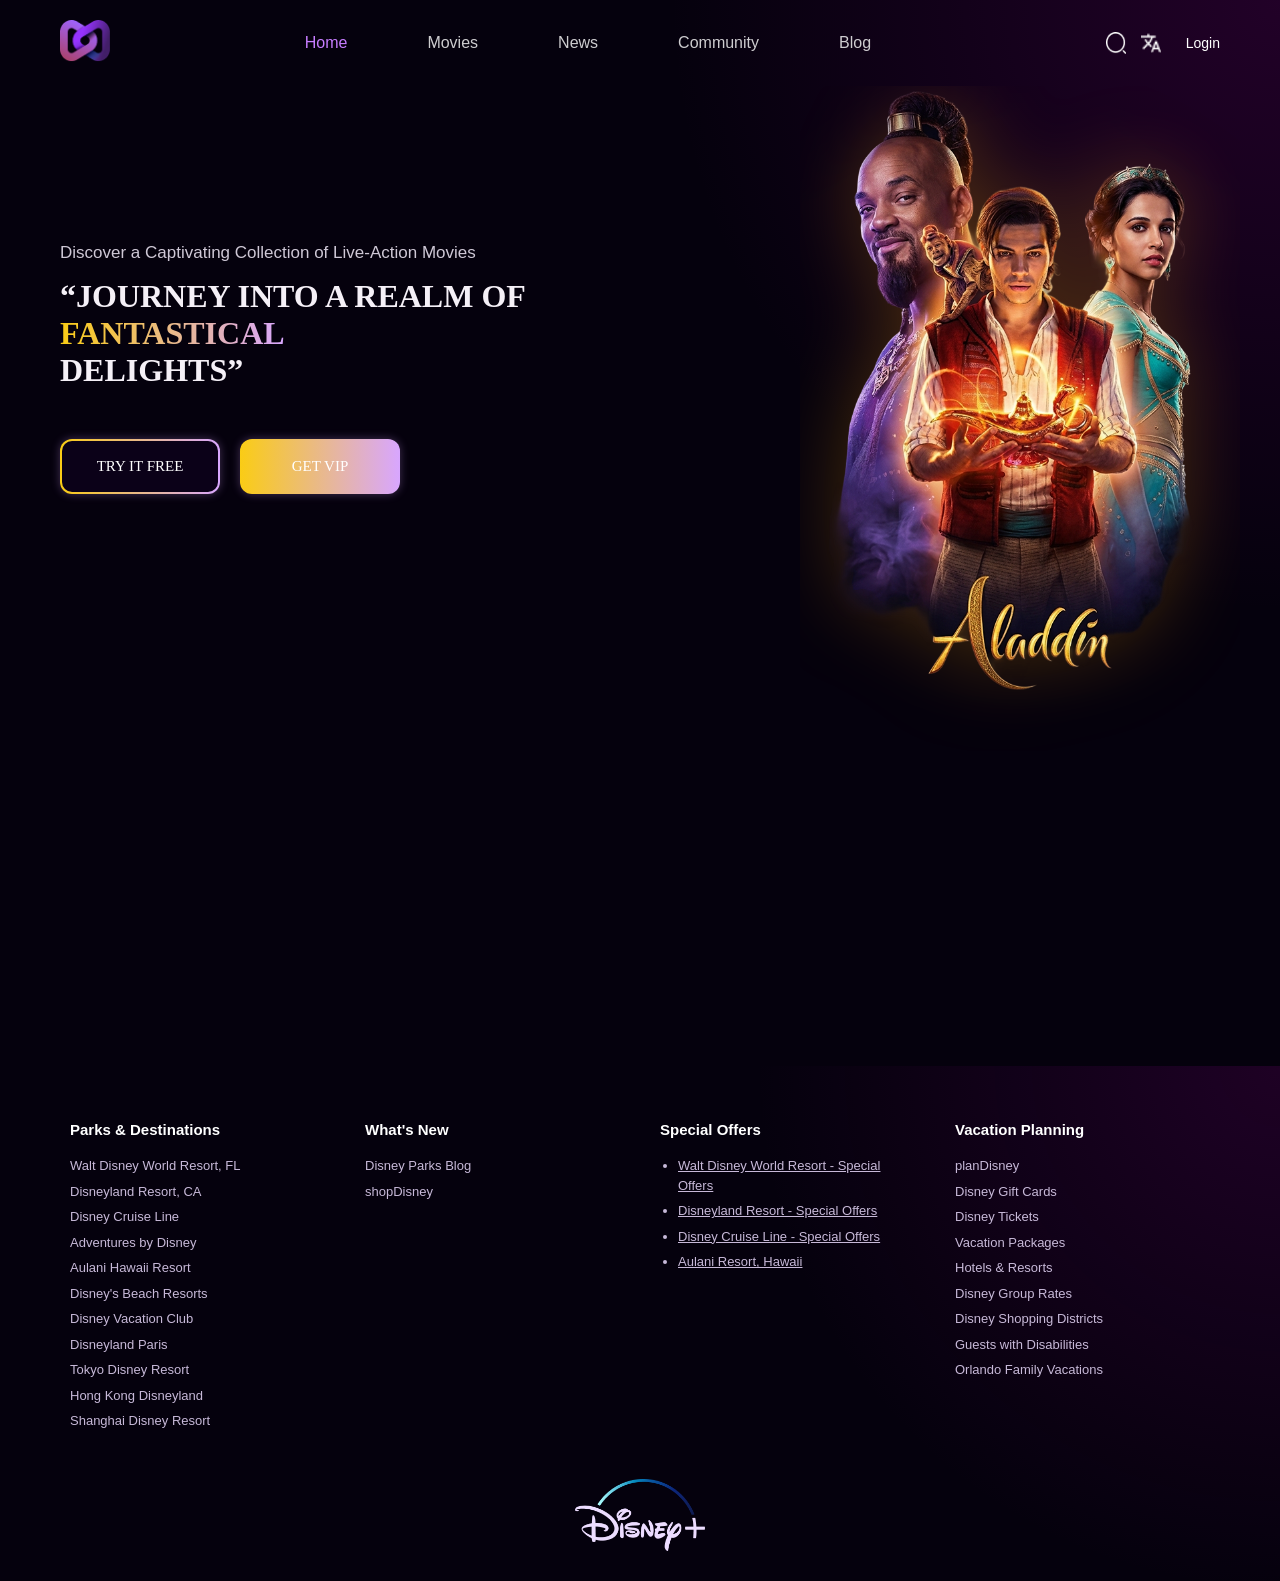
<file: PreMovie/index.html>
<!DOCTYPE html>
<html lang="en">
<head>
  <meta charset="UTF-8">
  <meta name="viewport" content="width=device-width, initial-scale=1.0">
  <title>Home</title>
  <link rel="stylesheet" href="style.css">
</head>
<body class="home-page">
  
  <div id="header"></div>

  <main>
    <section class="hero">
      <div class="hero-left">
        <p class="subtitle">Discover a Captivating Collection of Live-Action Movies</p>

        <h1 class="title">
          “JOURNEY INTO A REALM OF <span class="highlight">FANTASTICAL</span><br>
          DELIGHTS”
        </h1>

        <div class="hero-buttons">
          <button class="btn-outline">TRY IT FREE</button>
          <button class="btn-primary">GET VIP</button>
        </div>
      </div>

      <div class="hero-right">
        <img src="img/aladdin.png" alt="Aladdin characters">
      </div>
    </section>
  </main>

  <div id="footer"></div>

  <script src="main.js"></script>
</body>
</html>
</file>
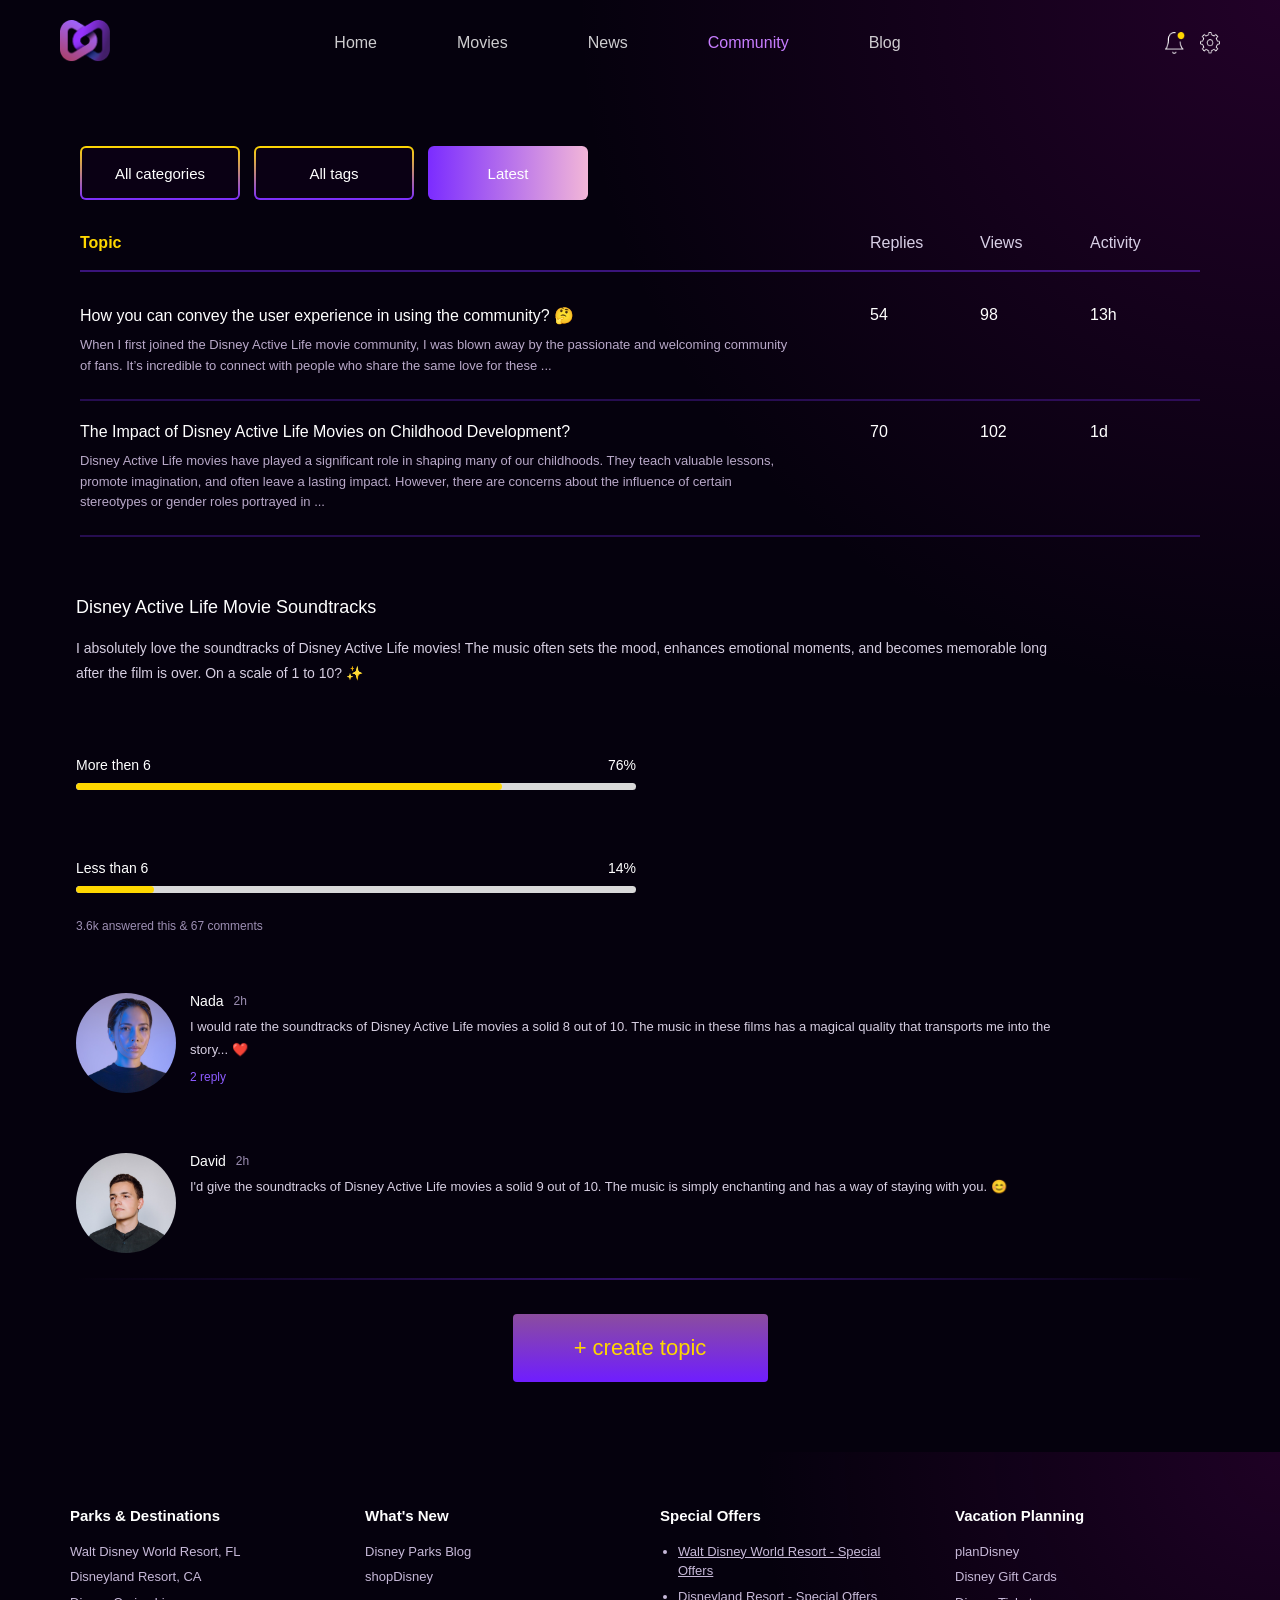
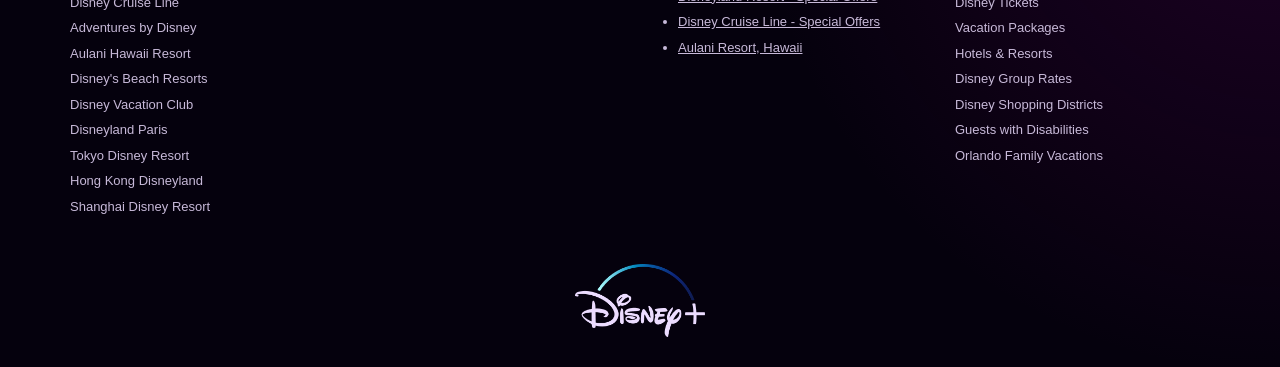
<file: PreMovie/community.html>
<!DOCTYPE html>
<html lang="en">
<head>
  <meta charset="UTF-8">
  <meta name="viewport" content="width=device-width, initial-scale=1.0">
  <title>News</title>
  <link rel="stylesheet" href="style.css">
</head>

<body class="community-active">
      <div id="header"></div>


   <section class="community-section">

<div class="filters">
  <button class="filter-btn outline-btn">All categories</button>
  <button class="filter-btn outline-btn">All tags</button>
  <button class="filter-btn filled-btn">Latest</button>
</div>

  <div class="table-header">
    <span>Topic</span>
    <span>Replies</span>
    <span>Views</span>
    <span>Activity</span>
  </div>

  <div class="topic-row">
    <div class="topic">
      <h4>How you can convey the user experience in using the community? 🤔</h4>
      <p>When I first joined the Disney Active Life movie community, 
        I was blown away by the passionate and welcoming community of 
        fans. It’s incredible to connect with people who share the same 
        love for these ...</p>
    </div>
    <span>54</span>
    <span>98</span>
    <span>13h</span>
  </div>

  <div class="topic-row">
    <div class="topic">
      <h4>The Impact of Disney Active Life Movies on Childhood Development?</h4>
      <p>Disney Active Life movies have played a significant role in 
        shaping many of our childhoods. They teach valuable lessons, 
        promote imagination, and often leave a lasting impact. However, 
        there are concerns about the influence of certain stereotypes or 
        gender roles portrayed in ...</p>
    </div>
    <span>70</span>
    <span>102</span>
    <span>1d</span>
  </div>

</section>
<section class="soundtrack-section">

  <h4 class="soundtrack-title">Disney Active Life Movie Soundtracks</h4>

  <p class="soundtrack-text">
    I absolutely love the soundtracks of Disney Active Life movies! The music often sets
    the mood, enhances emotional moments, and becomes memorable long after the film is over.
    On a scale of 1 to 10? ✨
  </p>

  <div class="poll-item">
    <div class="poll-labels">
      <span>More then 6</span>
      <span>76%</span>
    </div>
    <div class="poll-bar">
      <div class="poll-fill fill-one"></div>
    </div>
  </div>

  <div class="poll-item">
    <div class="poll-labels">
      <span>Less than 6</span>
      <span>14%</span>
    </div>
    <div class="poll-bar">
      <div class="poll-fill fill-two"></div>
    </div>
  </div>

  <p class="poll-meta">3.6k answered this & 67 comments</p>

  <div class="comment-item">
    <img src="img/user1.jpg" alt="Nada" class="comment-avatar">
    <div class="comment-content">
      <div class="comment-header">
        <span class="comment-name">Nada</span>
        <span class="comment-time">2h</span>
      </div>
      <p class="comment-text">
        I would rate the soundtracks of Disney Active Life movies a solid 8 out of 10.
        The music in these films has a magical quality that transports me into the story...
        ❤️
      </p>
      <a href="#" class="comment-reply">2 reply</a>
    </div>
  </div>

  <div class="comment-item">
    <img src="img/user2.jpg" alt="David" class="comment-avatar">
    <div class="comment-content">
      <div class="comment-header">
        <span class="comment-name">David</span>
        <span class="comment-time">2h</span>
      </div>
      <p class="comment-text">
        I'd give the soundtracks of Disney Active Life movies a solid 9 out of 10.
        The music is simply enchanting and has a way of staying with you. 😊
      </p>
    </div>
  </div>

    <div class="divider-line"></div>

     <div class="create-topic-wrapper">
  <button class="create-topic-btn">+ create topic</button>
</div>

</section>


    <div id="footer"></div>

<script src="main.js"></script></body>
</html>
</file>
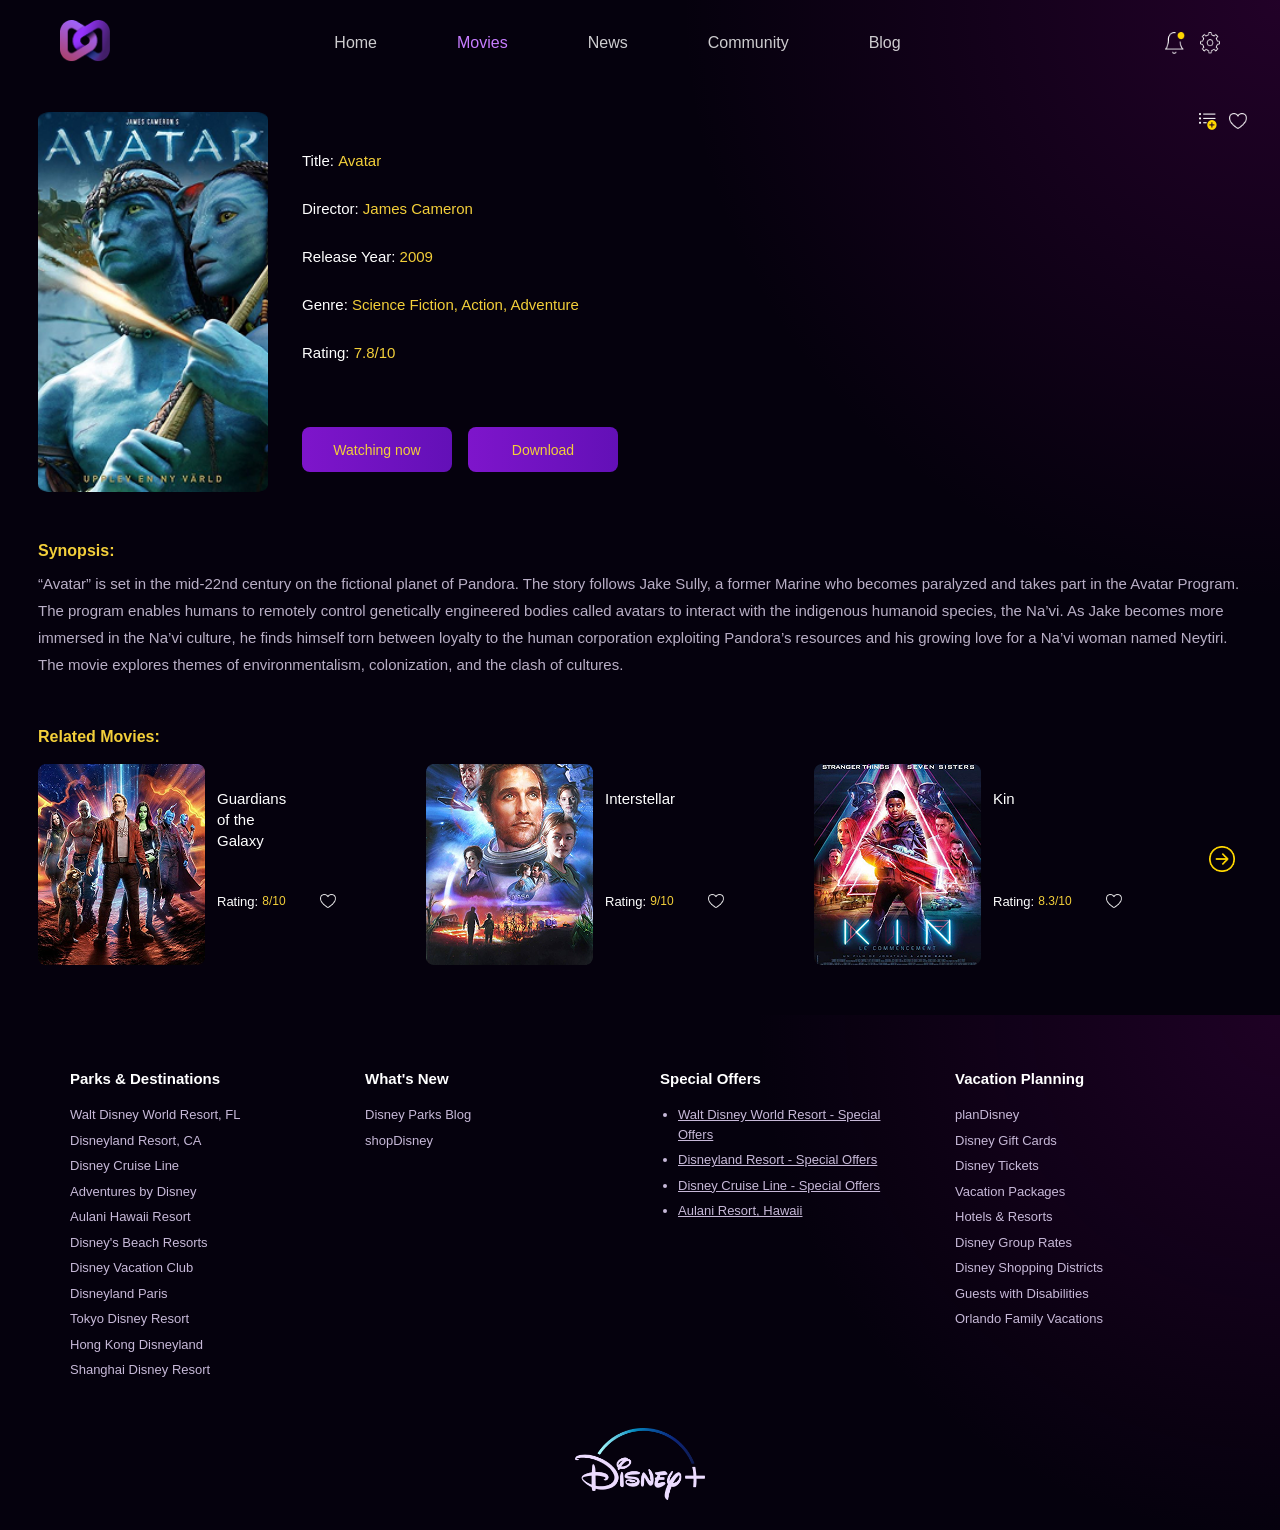
<file: PreMovie/movie-details.html>
<!DOCTYPE html>
<html lang="en">
<head>
  <meta charset="UTF-8">
  <meta name="viewport" content="width=device-width, initial-scale=1.0">
  <title>Movie Details</title>
  <link rel="stylesheet" href="style.css">
</head>
<body class="movies-active">

  <div id="header"></div>

  <main class="details-page">
    <section class="details-section">
      <div class="details-left">
        <img src="img/movie4.png" alt="Avatar poster">
      </div>

      <div class="details-right">
        <div class="details-top-icons">
          <img src="img/🦆 icon _Text Bullet List Add_.png" alt="filter">
          <img src="img/heart.png" alt="heart">
        </div>

        <div class="details-info">
          <p><span class="label">Title:</span> <span class="value">Avatar</span></p>
          <p><span class="label">Director:</span> <span class="value">James Cameron</span></p>
          <p><span class="label">Release Year:</span> <span class="value">2009</span></p>
          <p><span class="label">Genre:</span> <span class="value">Science Fiction, Action, Adventure</span></p>
          <p><span class="label">Rating:</span> <span class="value">7.8/10</span></p>
        </div>

        <div class="details-buttons">
          <button class="details-btn">Watching now</button>
          <button class="details-btn">Download</button>
        </div>
      </div>
    </section>

    <section class="synopsis-section">
      <h3>Synopsis:</h3>
      <p>
        “Avatar” is set in the mid-22nd century on the fictional planet of Pandora.
        The story follows Jake Sully, a former Marine who becomes paralyzed and takes
        part in the Avatar Program. The program enables humans to remotely control
        genetically engineered bodies called avatars to interact with the indigenous
        humanoid species, the Na’vi. As Jake becomes more immersed in the Na’vi culture,
        he finds himself torn between loyalty to the human corporation exploiting
        Pandora’s resources and his growing love for a Na’vi woman named Neytiri.
        The movie explores themes of environmentalism, colonization, and the clash of cultures.
      </p>
    </section>

<section class="related-section">
  <h3>Related Movies:</h3>

  <div class="related-row">
    <div class="related-card">
      <img src="img/related1.png" alt="Guardians of the Galaxy">
      <div class="related-info">
        <p>Guardians of the Galaxy</p>
        <div class="rating-row">
          <span class="rating-label">Rating:</span>
          <span class="rating-value">8/10</span>
          <img class="related-heart" src="img/heart.png" alt="heart">
        </div>
      </div>
    </div>

    <div class="related-card">
      <img src="img/related2.png" alt="Interstellar">
      <div class="related-info">
        <p>Interstellar</p>
        <div class="rating-row">
          <span class="rating-label">Rating:</span>
          <span class="rating-value">9/10</span>
          <img class="related-heart" src="img/heart.png" alt="heart">
        </div>
      </div>
    </div>

    <div class="related-card">
      <img src="img/related3.png" alt="Kin">
      <div class="related-info">
        <p>Kin</p>
        <div class="rating-row">
          <span class="rating-label">Rating:</span>
          <span class="rating-value">8.3/10</span>
          <img class="related-heart" src="img/heart.png" alt="heart">
        </div>
      </div>
    </div>

    <a href="#" class="related-arrow">
      <img src="img/arrow-right.png" alt="next">
    </a>
  </div>
</section>
  </main>

  <div id="footer"></div>

  <script src="main.js"></script>
</body>
</html>
</file>
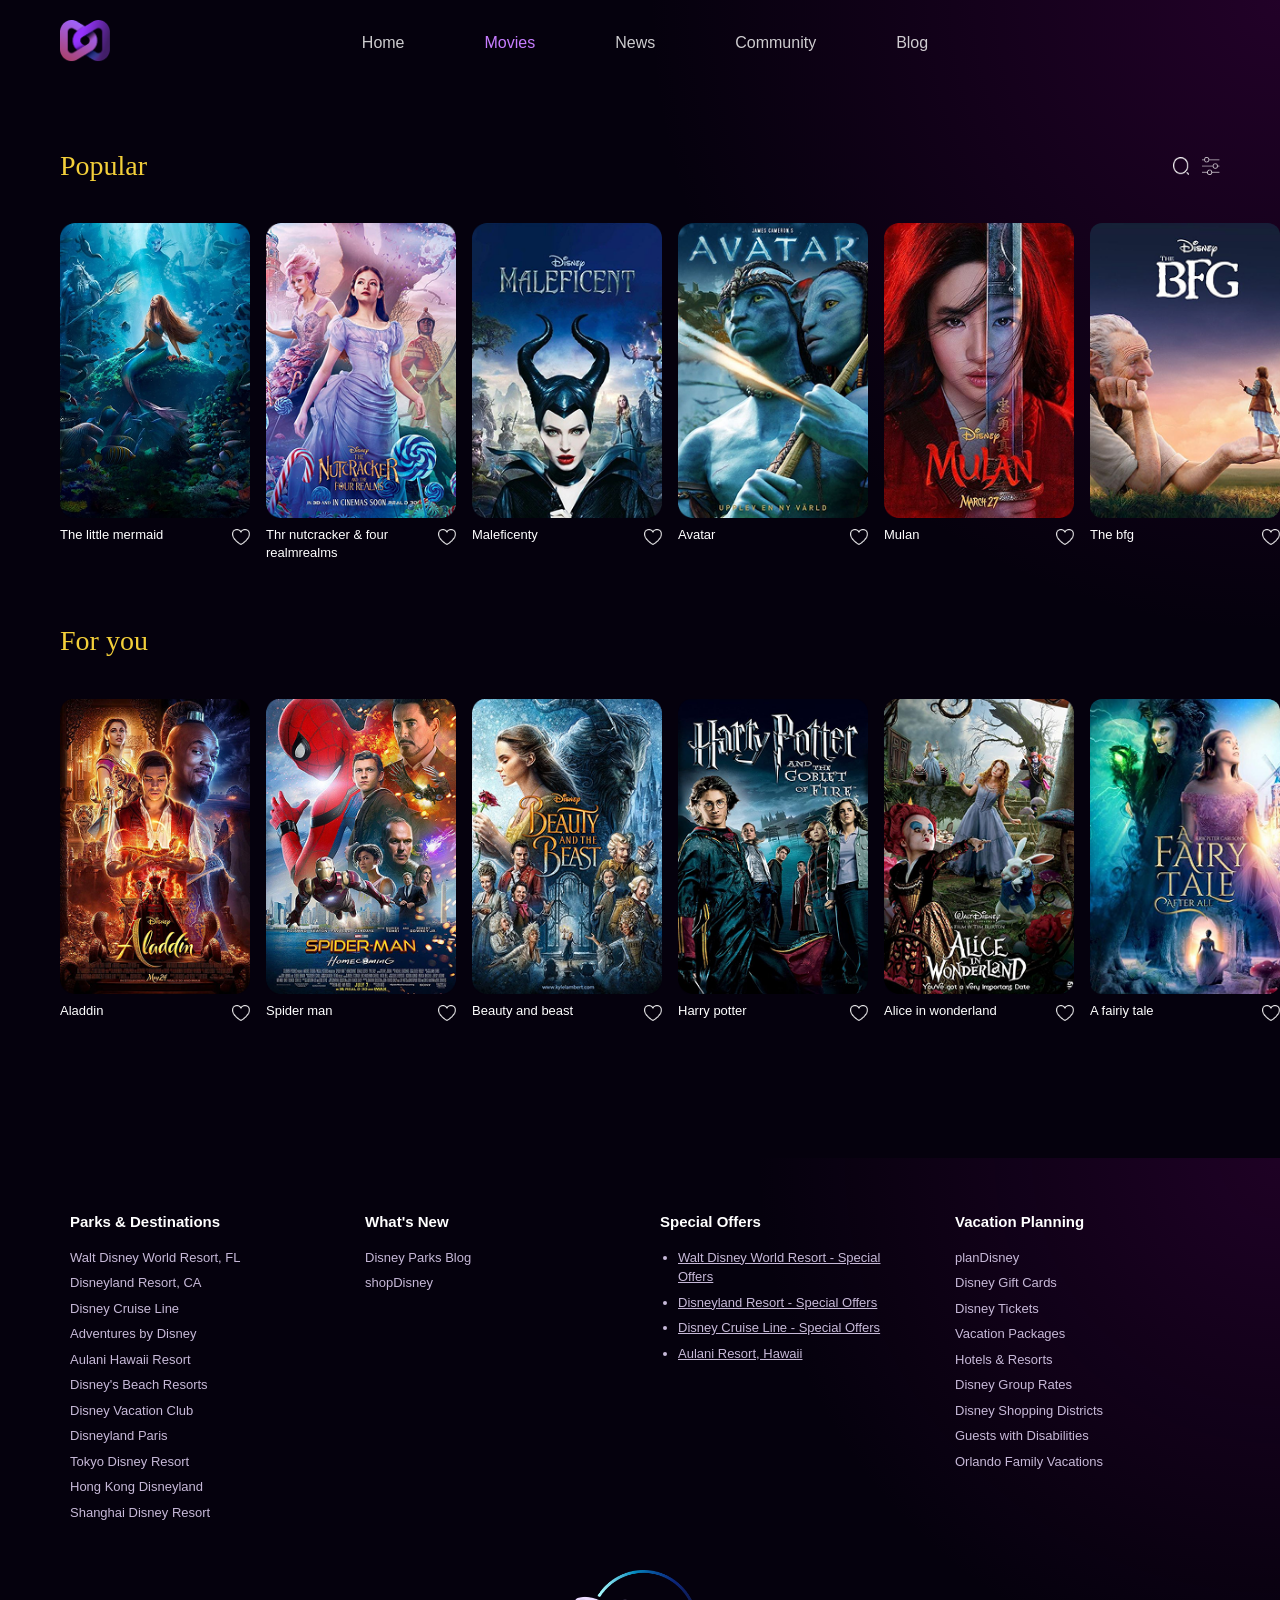
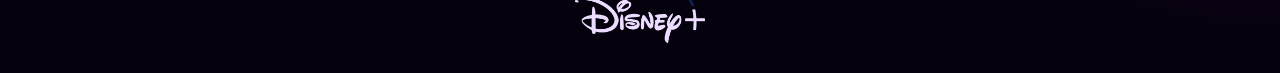
<file: PreMovie/movies.html>
<!DOCTYPE html>
<html lang="en">
<head>
  <meta charset="UTF-8">
  <meta name="viewport" content="width=device-width, initial-scale=1.0">
  <title>Movies</title>
  <link rel="stylesheet" href="style.css">
</head>
<body class="movies-active">
      <div id="header"></div>

<main class="movies-page">
  <section class="movie-section">
    <div class="section-header">
      <h2>Popular</h2>

      <div class="section-icons">
        <img src="img/search.png" alt="search">
        <img src="img/filter.png" alt="filter">
      </div>
    </div>

    <div class="movies-row">
      <div class="movie-card">
        <img src="img/movie1.png" alt="The little mermaid">
        <div class="movie-info">
          <p>The little mermaid</p>
          <img src="img/heart.png" alt="heart">
        </div>
      </div>

      <div class="movie-card">
        <img src="img/movie2.png" alt="Nutcracker">
        <div class="movie-info">
          <p>Thr nutcracker  & four realmrealms </p>
          <img src="img/heart.png" alt="heart">
        </div>
      </div>

      <div class="movie-card">
        <img src="img/movie3.png" alt="Maleficenty">
        <div class="movie-info">
          <p>Maleficenty</p>
          <img src="img/heart.png" alt="heart">
        </div>
      </div>

   <div class="movie-card">
  <a href="movie-details.html">
    <img src="img/movie4.png" alt="Avatar">
  </a>
  <div class="movie-info">
    <p>Avatar</p>
    <img src="img/heart.png" alt="heart">
  </div>
</div>

      <div class="movie-card">
        <img src="img/movie5.png" alt="Mulan">
        <div class="movie-info">
          <p>Mulan</p>
          <img src="img/heart.png" alt="heart">
        </div>
      </div>

      <div class="movie-card">
        <img src="img/movie6.png" alt="The bfg">
        <div class="movie-info">
          <p>The bfg</p>
          <img src="img/heart.png" alt="heart">
        </div>
      </div>
    </div>
  </section>

  <section class="movie-section">
    <div class="section-header">
      <h2>For you</h2>
    </div>

    <div class="movies-row">
      <div class="movie-card">
        <img src="img/movie7.png" alt="Aladdin">
        <div class="movie-info">
          <p>Aladdin</p>
          <img src="img/heart.png" alt="heart">
        </div>
      </div>

      <div class="movie-card">
        <img src="img/movie8.png" alt="Spider man">
        <div class="movie-info">
          <p>Spider man</p>
          <img src="img/heart.png" alt="heart">
        </div>
      </div>

      <div class="movie-card">
        <img src="img/movie9.png" alt="Beauty and">
        <div class="movie-info">
          <p>Beauty and beast</p>
          <img src="img/heart.png" alt="heart">
        </div>
      </div>

      <div class="movie-card">
        <img src="img/movie10.png" alt="Harry potter">
        <div class="movie-info">
          <p>Harry potter</p>
          <img src="img/heart.png" alt="heart">
        </div>
      </div>

      <div class="movie-card">
        <img src="img/movie11.png" alt="Alice in wonderland">
        <div class="movie-info">
          <p>Alice in wonderland</p>
          <img src="img/heart.png" alt="heart">
        </div>
      </div>

      <div class="movie-card">
        <img src="img/movie12.png" alt="A fairiy tale">
        <div class="movie-info">
          <p>A fairiy tale</p>
          <img src="img/heart.png" alt="heart">
        </div>
      </div>
    </div>
  </section>

</main>
  <div id="footer"></div>

  <script src="main.js"></script>
</body>
</html>
</file>
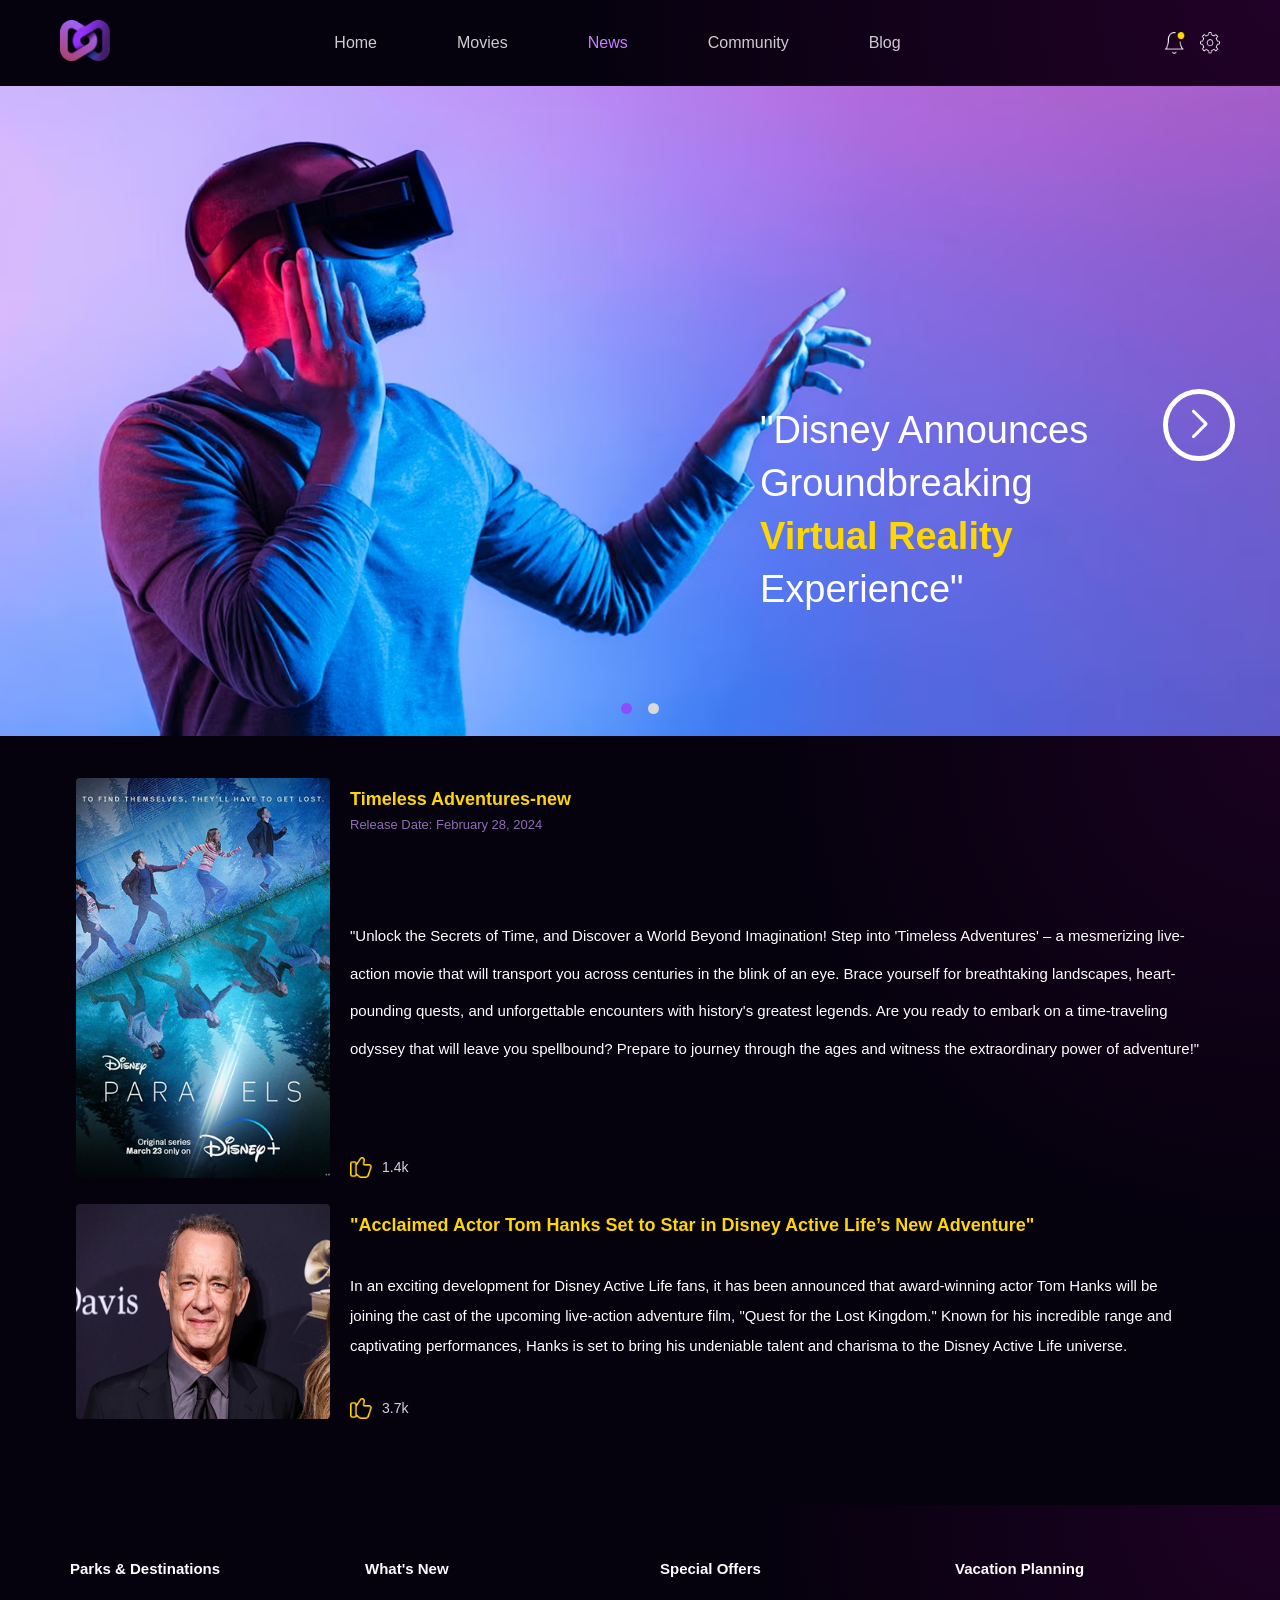
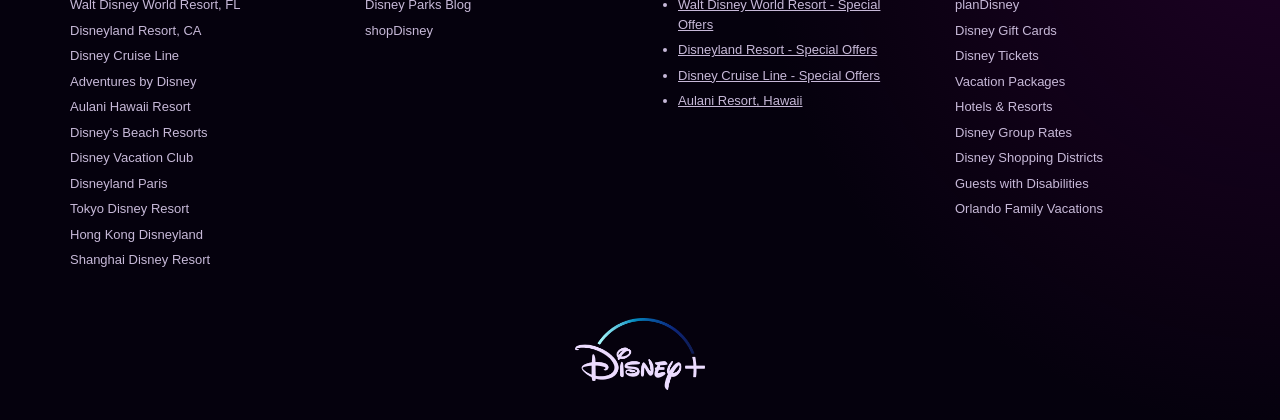
<file: PreMovie/news.html>
<!DOCTYPE html>
<html lang="en">
<head>
  <meta charset="UTF-8">
  <meta name="viewport" content="width=device-width, initial-scale=1.0">
  <title>News</title>
  <link rel="stylesheet" href="style.css">
  <link rel="stylesheet" href="https://cdn.jsdelivr.net/npm/swiper@11/swiper-bundle.min.css" />
</head>

<body class="news-active">
  <div id="header"></div>

<section class="swiper news-swiper">
  <div class="swiper-wrapper">

    <div class="swiper-slide slide1">
      <div class="hero-text">
        <h1>
          "Disney Announces<br>
          Groundbreaking <span>Virtual Reality</span><br>
          Experience"
        </h1>
      </div>
    </div>

    <div class="swiper-slide slide2">
      <div class="hero-text">
        <h1>
          "New Immersive<br>
          Movie Experience <span>Coming Soon</span>"
        </h1>
      </div>
    </div>

  </div>

  <div class="swiper-button-next"></div>
  <div class="swiper-pagination"></div>
</section>

<section class="news-section">

  <div class="news-card first-news">
    <img class="news-thumb poster-thumb" src="img/news1.png" alt="Timeless Adventures">

    <div class="news-info">
    <div class="news-header">
  <h3>Timeless Adventures-new</h3>
  <p class="news-date">Release Date: February 28, 2024</p>
</div>

      <p class="news-desc">
        "Unlock the Secrets of Time, and Discover a World Beyond Imagination! Step
        into 'Timeless Adventures' – a mesmerizing live-action movie that will transport
        you across centuries in the blink of an eye. Brace yourself for breathtaking
        landscapes, heart-pounding quests, and unforgettable encounters with history's
        greatest legends. Are you ready to embark on a time-traveling odyssey that will
        leave you spellbound? Prepare to journey through the ages and witness the
        extraordinary power of adventure!"
      </p>

      <div class="news-like">
        <img src="img/like.png" alt="like">
        <span>1.4k</span>
      </div>
    </div>
  </div>

  <div class="news-card second-news">
  <img class="news-thumb actor-thumb" src="img/news2.png" alt="Tom Hanks">

  <div class="news-info">
    <div class="news-header">
      <h3>"Acclaimed Actor Tom Hanks Set to Star in Disney Active Life’s New Adventure"</h3>
    </div>

    <p class="news-desc short">
      In an exciting development for Disney Active Life fans, it has been announced that
      award-winning actor Tom Hanks will be joining the cast of the upcoming live-action
      adventure film, "Quest for the Lost Kingdom." Known for his incredible range and
      captivating performances, Hanks is set to bring his undeniable talent and charisma
      to the Disney Active Life universe.
    </p>

    <div class="news-like">
      <img src="img/like.png" alt="like">
      <span>3.7k</span>
    </div>
  </div>
</div>

</section>

  <div id="footer"></div>

<script src="https://cdn.jsdelivr.net/npm/swiper@11/swiper-bundle.min.js"></script>
<script src="main.js"></script>
</body>
</html>
</file>
<file: PreMovie/style.css>
body {
  margin: 0;
  color: white;
  font-family: 'Poppins', sans-serif;

  background:
    radial-gradient(circle at top right, rgba(120, 0, 120, 0.25), transparent 30%),
    #05010d;
}

.nav-links a,
.subtitle {
  font-family: 'Poppins', sans-serif;
}

.title,
.btn-outline,
.btn-primary {
  font-family: 'Cinzel', serif;
}

.navbar {
  display: flex;
  justify-content: space-between;
  align-items: center;
  padding: 20px 60px;
  background: transparent; 
}

.logo img {
  width: 50px;
}

.nav-links {
  display: flex;
  gap: 80px;
  margin-left: -40px;
}

.nav-links a {
  text-decoration: none;
  color: white;
  font-size: 16px;
  opacity: 0.8;
}

.nav-links a:hover {
  opacity: 1;
  color: #c77dff;
}

.nav-icons {
  display: flex;
  gap: 15px;
  align-items: center;
}

.nav-icons img {
  width: 20px;
  cursor: pointer;
}


.hero {
  display: flex;
  justify-content: space-between;
  align-items: flex-start;
  padding: 80px 60px 0;
  position: relative;
  min-height: 100vh;
  overflow: hidden;
}

.hero-left {
  width: 55%;
  position: relative;
  z-index: 2;
   margin-top: 60px;

}

.hero-right {
  width: 45%;
  position: relative;
  min-height: 100vh;
}

.hero-right img {
  width: 440px;
  position: absolute;
  right: -20px;
  top: -100px;
  -webkit-mask-image: radial-gradient(circle at center, black 70%, transparent 100%);
  mask-image: radial-gradient(circle at center, black 70%, transparent 100%);
  filter: drop-shadow(0 0 40px rgba(255, 170, 0, 0.25));
}
img:hover {
  transform: scale(1.05);
}
.subtitle {
  font-size: 17px;
  color: #cfc8d6;
  margin-bottom: 15px;
}

.title {
  max-width: 940px;
  margin: 0 0 28px;
  font-family: 'Cinzel', serif;
  font-size: 32px;
  font-weight: 600;
  line-height: 1.15;
  color: #f5f0f7;
  text-transform: uppercase;
}

.highlight {
  background: linear-gradient(90deg, #d7b322 0%, #d7a0ff 100%);
  -webkit-background-clip: text;
  -webkit-text-fill-color: transparent;
  white-space: nowrap;
  
}

.title span {
  background: linear-gradient(90deg, #facc15, #d8a6ff);
  -webkit-background-clip: text;
  -webkit-text-fill-color: transparent;
}

.hero-buttons {
  display: flex;
  gap: 20px;
  margin-top: 50px; 
}

.btn-outline,
.btn-primary {
  width: 160px;         
  height: 55px;        
  display: flex;
  align-items: center;
  justify-content: center;
  box-shadow: 0 0 10px rgba(216, 166, 255, 0.3);
  border-radius: 12px;
  font-size: 15px;
  cursor: pointer;
  padding: 0;           
}




.btn-outline {
  padding: 14px 28px;
  border-radius: 12px;
  background: transparent;
  color: white;
  font-size: 15px;
  cursor: pointer;

  border: 2px solid transparent;

  background-image: 
    linear-gradient(#0b0118, #0b0118), 
    linear-gradient(90deg, #facc15, #d8a6ff);

  background-origin: border-box;
  background-clip: padding-box, border-box;

  transition: all 0.3s ease;
}

.btn-outline:hover {
  background: linear-gradient(90deg, #facc15, #d8a6ff);
  border: none;
}
.btn-primary {
  padding: 14px 28px;
  border-radius: 12px;
  border: none;
  color: white;
  font-size: 15px;
  cursor: pointer;

  background: linear-gradient(90deg, #facc15 0%, #d8a6ff 100%);

  transition: all 0.3s ease;
}

.btn-primary:hover {
  background: transparent;

  border: 2px solid transparent;

  background-image: 
    linear-gradient(#0b0118, #0b0118), 
    linear-gradient(90deg, #facc15, #d8a6ff);

  background-origin: border-box;
  background-clip: padding-box, border-box;
}
button:hover {
  transform: translateY(-2px);
}



.movies-page {
  padding: 40px 60px 80px;

  min-height: 100vh;
}

.movie-section {
  margin-bottom: 40px;
}

.section-header {
  display: flex;
  justify-content: space-between;
  align-items: center;
  margin-bottom: 18px;
}

.section-header h2 {
  font-family: 'Cinzel', serif;
  font-size: 28px;
  color: #f3cf3a;
  font-weight: 500;
}

.section-icons {
  display: flex;
  gap: 12px;
}

.section-icons img {
  width: 18px;
  height: 18px;
  object-fit: contain;
}

.movies-row {
  display: grid;
  grid-template-columns: repeat(6, 1fr);
  gap: 16px;
}

.movie-card img {
  width: 100%;
  height: 325px;
  object-fit: cover;
}

.movie-card img:first-child {
  width: 100%;
  border-radius: 12px;
  display: block;
}

.movie-info {
  position: relative;
  width: 190px;
  margin-top: 8px;
  padding-right: 28px;
  box-sizing: border-box;
}

.movie-info p {
  margin: 0;
  font-size: 13px;
  line-height: 1.4;
  color: white;
  max-width: 145px;
  min-height: 36px;
}

.movie-info img {
  position: absolute;
  top: 2px;
  right: 0;
  width: 18px;
  height: 18px;
  object-fit: contain;
  transition: 0.3s ease;
  cursor: pointer;
}

.movie-info img:hover {
  filter: brightness(0) saturate(100%) invert(19%) sepia(96%) saturate(7481%) hue-rotate(356deg) brightness(100%) contrast(117%);
  transform: scale(1.08);
}
.movie-card {
  width: 190px;
}

.movie-card img:first-child {
  width: 190px;
  height: 295px;
  object-fit: cover;
  border-radius: 12px;
  display: block;
}

.footer {
  text-align: center;
  padding: 20px;
  color: white;
}

.home-page .nav-links a[href="index.html"],
.movies-active .nav-links a[href="movies.html"],
.news-active .nav-links a[href="news.html"],
.community-active .nav-links a[href="community.html"] {
  color: #c77dff;
  opacity: 1;
}

.details-page {
  width: 100%;
  min-height: 100vh;
  padding: 26px 38px 50px;
  box-sizing: border-box;
}

.details-section {
  display: flex;
  align-items: flex-start;
  gap: 34px;
  margin-bottom: 22px;
}

.details-left {
  flex-shrink: 0;
}

.details-left img {
  width: 230px;
  height: 380px;
  object-fit: cover;
  border-radius: 8px;
  display: block;
}
.details-right {
  position: relative;
  flex: 1;
  display: flex;
  flex-direction: column;
  justify-content: space-between; 
  height: 360px;
}

.details-top-icons {
  position: absolute;
  top: 0;
  right: 0;
  display: flex;
  align-items: center;
  gap: 12px;
   right: -5px;
}

.details-top-icons img {
  width: 18px;
  height: 18px;
  object-fit: contain;
  display: block;
}

.details-info {
  display: flex;
  flex-direction: column;
  gap: 30px;
  margin-top: 40px;
}

.details-info p {
  margin: 0;
  font-family: 'Poppins', sans-serif;
  font-size: 15px;
  line-height: 1.2;
}

.details-info .label {
  color: #ffffff;
  font-weight: 400;
}

.details-info .value {
  color: #f3cf3a;
  font-weight: 500;
}

.details-buttons {
  display: flex;
  gap: 16px;
  margin-top: 20px;
}
.details-btn {
  width: 150px;
  height: 45px;
  border-radius: 8px;

  background: linear-gradient(90deg, #7e15cb 0%, #6310b7 100%);
  color: #f3cf3a;

  font-size: 14px;
  font-weight: 500;

  border: none;
  cursor: pointer;
  transition: 0.3s;
}

.synopsis-section {
  margin-top: 50px;
  margin-bottom: 30px;
}

.synopsis-section h3 {
  margin: 0 0 10px;
  color: #f3cf3a;
  font-family: 'Poppins', sans-serif;
  font-size: 16px;
  font-weight: 600;
}

.synopsis-section p {
  margin: 0;
  width: 100%;
  max-width: 1300px; 
  color: #b9afc6;
  font-family: 'Poppins', sans-serif;
  font-size: 15px;
  line-height: 1.8;
}
.related-section {
  margin-top: 50px;
  width: 100%;
}

.related-section h3 {
  margin: 0 0 18px;
  color: #f3cf3a;
  font-family: 'Poppins', sans-serif;
  font-size: 16px;
  font-weight: 600;
}

.related-row {
  display: flex;
  justify-content: space-between;
  align-items: flex-start;
  gap: 20px;
  width: 100%;
}

.related-card {
  display: flex;
  align-items: flex-start;
  gap: 12px;
  width: 260px;
  flex-shrink: 0;
}

.related-card > img:first-child {
  width: 167px;
  height: 201px;
  object-fit: cover;
  border-radius: 6px;
  display: block;
}

.related-info {
  display: flex;
  flex-direction: column;
  justify-content: flex-start;
  padding-top: 4px;
  min-width: 0;
}

.related-info p {
  margin-top: 20px;
  color: white;
  font-size: 15px;
  line-height: 1.4;
  height: 40px;       
  display: flex;
  align-items: flex-start;
}

.rating-row {
  display: flex;
  align-items: center;
  gap: 4px;
  margin-top: 50px;
}

.rating-label {
  color: white;
  font-size: 13px;
  font-family: 'Poppins', sans-serif;
}

.rating-value {
  color: #f3cf3a;
  font-size: 12px;
  font-family: 'Poppins', sans-serif;
}

.related-heart {
  width: 16px;
  height: 16px;
  object-fit: contain;
  margin-left: 30px;
  cursor: pointer;
  transition: 0.3s ease;
}

.related-heart:hover {
  filter: brightness(0) saturate(100%) invert(16%) sepia(97%) saturate(7484%) hue-rotate(356deg) brightness(101%) contrast(117%);
  transform: scale(1.08);
}

.related-arrow {
  display: flex;
  align-items: center;
  justify-content: center;
  width: 40px;
  flex-shrink: 0;
  margin-top: 82px;
}

.related-arrow img {
  width: 26px;
  height: 26px;
  object-fit: contain;
  display: block;
}

.news-hero {
  width: 100%;
  height: 650px;
  position: relative; 

  background: url("img/news-hero.png") no-repeat center;
  background-size: cover;
  background-position: top center;
}

.hero-text {
  position: absolute;

  right: 40px;   
  bottom: 70px;  

  max-width: 400px;
  text-align: left;
}

.hero-text h1 {
  color: white;
  font-size: 38px;
  line-height: 1.4;
  font-weight: 500;
}

.hero-text span {
  color: #FFD700; 
  font-weight: 600;
}

.news-section {
  padding: 42px 76px 60px;
  background:
    radial-gradient(circle at top right, rgba(120, 0, 120, 0.18), transparent 35%),
    #05010d;
}
.hero-arrow {
  position: absolute;
  right: 45px;
  top: 50%;
  transform: translateY(-50%);

  width: 62px;
  height: 62px;
  border-radius: 50%;
  border: 5px solid white;
  background: transparent;

  color: white;
  font-size: 48px;
  line-height: 1;
  cursor: pointer;

  display: flex;
  align-items: center;
  justify-content: center;
}

.news-swiper {
  width: 100%;
  height: 650px;
}

.news-swiper .swiper-slide {
  position: relative;
  background-size: cover;
  background-position: top center;
}

.slide1 {
  background-image: url("img/news-hero.png");
}

.slide2 {
  background-image: url("img/slide2.jpg");
}

.hero-text {
  position: absolute;
  right: 120px;
  bottom: 120px;
  max-width: 400px;
}

.hero-text h1 {
  color: white;
  font-size: 38px;
  line-height: 1.4;
  font-weight: 500;
}

.hero-text span {
  color: #ffd700;
}

.swiper-button-next {
  color: white;
}

.swiper-pagination-bullet {
  background: #d9d9d9;
  opacity: 1;
}

.swiper-pagination-bullet-active {
  background: #8b4dff;
}

.news-card {
  display: flex;
  align-items: stretch;
  gap: 20px;
  margin-bottom: 26px;
  width: 100%;
}

.news-thumb {
  display: block;
  object-fit: cover;
  border-radius: 4px;
  flex-shrink: 0;
}

.poster-thumb {
  width: 254px;
  height: 400px;
}

.actor-thumb {
  width: 254px;
  height: 215px;
}

.news-info {
  flex: 1;
  max-width: 900px;
  padding-top: 8px;
  display: flex;
  flex-direction: column;
  justify-content: space-between;
}

.news-header {
  display: flex;
  flex-direction: column;
  gap: 4px;
  margin-bottom: 18px;
}

.news-header h3 {
  margin: 0;
  color: #ffd700;
  font-family: 'Poppins', sans-serif;
  font-size: 18px;
  font-weight: 600;
  line-height: 1.5;
}
.news-date {
  margin: 0;
  color: #8f6db3;
  font-family: 'Poppins', sans-serif;
  font-size: 13px;
}

.news-desc {
  margin: 0 0 22px;
  color: #ffffff;
  font-family: 'Poppins', sans-serif;
  font-size: 15px;
  line-height: 2.5;
  max-width: 900px;
}

.news-desc.short {
  max-width: 900px;
  font-size: 15px;
  line-height: 2;
}

.news-like {
  display: flex;
  align-items: center;
  gap: 10px;
}

.news-like img {
  width: 22px;
  height: 22px;
  object-fit: contain;
  display: block;
  flex-shrink: 0;
}

.news-like span {
  color: #d8cfe6;
  font-family: 'Poppins', sans-serif;
  font-size: 14px;
}
.community-section {
  padding: 60px 80px;
  color: white;
}

/* الأزرار */
.filters {
  display: flex;
  gap: 14px;
  margin-bottom: 34px;
}

.filter-btn {
  min-width: 160px;
  height: 54px;
  padding: 0 22px;
  border-radius: 6px;
  font-family: 'Poppins', sans-serif;
  font-size: 15px;
  color: white;
  cursor: pointer;
}


.outline-btn {
  border: 2px solid transparent;
  background:
    linear-gradient(#0a0014, #0a0014) padding-box,
    linear-gradient(180deg, #ffd700 0%, #7b2cff 100%) border-box;
}

.filled-btn {
  border: none;
  background: linear-gradient(90deg, #7b2cff 0%, #f2b6d8 100%);
}

.filters .active {
  background: linear-gradient(90deg, purple, pink);
  border: none;
}

.table-header {
  display: grid;
  grid-template-columns: 1fr 110px 110px 110px;
  align-items: center;
  padding-bottom: 18px;
  margin-bottom: 12px;
  border-bottom: 2px solid rgba(123, 44, 255, 0.45);
}

.topic-row {
  display: grid;
  grid-template-columns: 1fr 110px 110px 110px;
  align-items: start;
  padding: 22px 0;
  border-bottom: 2px solid rgba(123, 44, 255, 0.28);
    margin-bottom: 0;

}

.topic h4 {
  margin: 0 0 10px;
  font-size: 16px;
  font-weight: 500;
  color: #ffffff;
}

.topic p {
  margin: 0;
  font-size: 13px;
  line-height: 1.6;
  color: #b9a9c9;
  max-width: 720px;
}
.table-header span:first-child {
  color: #ffd700;
  font-weight: 600;
}

.table-header span:not(:first-child) {
  color: #d8cfe6;
  font-weight: 500;
}
.soundtrack-section {
  padding: 0px 76px 60px;
}

.soundtrack-title {
  margin: 0 0 18px;
  color: #ffffff;
  font-family: 'Poppins', sans-serif;
  font-size: 18px;
  font-weight: 500;
}

.soundtrack-text {
  margin: 0 0 28px;
  max-width: 980px;
  color: #d7cfe2;
  font-family: 'Poppins', sans-serif;
  font-size: 14px;
  line-height: 1.8;
}

.poll-item {
  max-width: 560px;
  margin-bottom: 26px;
  margin-top: 70px;
}

.poll-labels {
  display: flex;
  justify-content: space-between;
  margin-bottom: 10px;
  color: #ffffff;
  font-family: 'Poppins', sans-serif;
  font-size: 14px;
}

.poll-bar {
  width: 100%;
  height: 7px;
  border-radius: 8px;
  background: #d9d9d9;
  overflow: hidden;
}

.poll-fill {
  height: 100%;
  border-radius: 8px;
  background: #ffd700;
}

.fill-one {
  width: 76%;
}

.fill-two {
  width: 14%;
}

.poll-meta {
  margin: 8px 0 26px;
  color: #9d8fb3;
  font-family: 'Poppins', sans-serif;
  font-size: 12px;
}

.comment-item {
  display: flex;
  align-items: flex-start;
  gap: 14px;
  margin-bottom: 22px;
  max-width: 980px;
  margin-top: 60px;
}

.comment-avatar {
  width: 100px;
  height: 100px;
  border-radius: 50%;
  object-fit: cover;
  flex-shrink: 0;
}

.comment-content {
  flex: 1;
}

.comment-header {
  display: flex;
  align-items: center;
  gap: 10px;
  margin-bottom: 6px;
}

.comment-name {
  color: #ffffff;
  font-family: 'Poppins', sans-serif;
  font-size: 14px;
  font-weight: 500;
}

.comment-time {
  color: #9d8fb3;
  font-family: 'Poppins', sans-serif;
  font-size: 12px;
}

.comment-text {
  margin: 0 0 6px;
  color: #d7cfe2;
  font-family: 'Poppins', sans-serif;
  font-size: 13px;
  line-height: 1.8;
}

.comment-reply {
  color: #8d5bff;
  font-size: 12px;
  text-decoration: none;
}
.create-topic-wrapper {
  display: flex;
  justify-content: center;
  margin: 34px 0 10px;
}

.create-topic-btn {
  min-width: 255px;
  height: 68px;
  border: none;
  border-radius: 4px;
  cursor: pointer;

background: linear-gradient(180deg, #8b4d9e 0%, #6f1dff 100%);
  color: #ffd700;

  font-family: 'Poppins', sans-serif;
  font-size: 22px;
  font-weight: 500;
}
.divider-line {
  width: 100%;
  height: 2px;
  background: linear-gradient(
    90deg,
    rgba(123, 44, 255, 0.0) 0%,
    rgba(123, 44, 255, 0.4) 50%,
    rgba(123, 44, 255, 0.0) 100%
  );
  margin: 25px 0;
}
.footer {
  width: 100%;
  background:
    radial-gradient(circle at top right, rgba(120, 0, 120, 0.22), transparent 38%),
    #05010d;
  padding: 55px 70px 30px;
  box-sizing: border-box;
}

.footer-container {
  width: 100%;
  display: flex;
  justify-content: space-between;
  align-items: flex-start;
  gap: 40px;
}

.footer-col {
  flex: 1;
  min-width: 0;
}

.footer-col h4 {
  margin: 0 0 18px;
  color: #ffffff;
  font-size: 15px;
  font-weight: 600;
  text-align: left;
}

.footer-col ul {
  padding: 0;
  margin: 0;
  list-style: none;
}

.footer-col ul li {
  font-size: 13px;
  line-height: 1.5;
  margin-bottom: 6px;
  color: #c7b9d8;
  text-align: left;
}
.footer-col ul li a {
  color: #c7b9d8;
  text-decoration: none;
  font-size: 13px;
  transition: 0.3s;
}

.footer-col ul li a:hover {
  color: #ffd700;
  text-decoration: underline;
}

.special-offers ul li a {
  text-decoration: underline;
}
.footer-logo {
  margin-top: 42px;
  display: flex;
  justify-content: center;
}

.footer-logo img {
  width: 130px;
  display: block;
}
.special-offers ul {
  list-style: disc;
  padding-left: 18px;
}

.special-offers ul li {
  text-decoration: underline;
}
.login-text {
  color: white;
  text-decoration: none;
  font-size: 14px;
  margin-left: 10px;
}

.login-text:hover {
  color: #c77dff;
}
.news-swiper {
  width: 100%;
  height: 650px;
}

.news-swiper .swiper-slide {
  position: relative;
  background-size: cover;
  background-position: top center;
}

.news-swiper .hero-text {
  position: absolute;
  right: 120px;
  bottom: 120px;
  max-width: 400px;
}

.news-swiper .hero-text h1 {
  margin: 0;
  color: white;
  font-size: 38px;
  line-height: 1.4;
  font-weight: 500;
}

.news-swiper .hero-text span {
  color: #ffd700;
}

.news-swiper .swiper-button-next {
  right: 45px;
  width: 62px;
  height: 62px;
  border: 5px solid white;
  border-radius: 50%;
  color: white;
}

.news-swiper .swiper-button-next::after {
  font-size: 28px;
  font-weight: 700;
}

.news-swiper .swiper-pagination {
  bottom: 18px !important;
}

.news-swiper .swiper-pagination-bullet {
  width: 11px;
  height: 11px;
  background: #d9d9d9;
  opacity: 1;
  margin: 0 8px !important;
}

.news-swiper .swiper-pagination-bullet-active {
  background: #8b4dff;
}





@media (max-width: 768px) {
  .hero {
    display: flex;
    flex-direction: column-reverse; 
    padding: 30px 20px;
    min-height: auto;
  }

  .hero-left,
  .hero-right {
    width: 100%;
  }

  .hero-right {
    min-height: auto;
    display: flex;
    justify-content: center;
    margin-bottom: 25px;
  }

  .hero-right img {
    position: static;
    width: 85%;
    max-width: 300px;
  }

  .hero-left {
    margin-top: 0;
    text-align: center;
  }

  .title {
    font-size: 22px;
  }

  .hero-buttons {
    flex-direction: column;
    align-items: center;
  }
}

.menu-toggle {
  display: none;
  background: none;
  border: none;
  color: white;
  font-size: 26px;
  cursor: pointer;
}

@media (max-width: 768px) {
  .navbar {
    position: relative;
    padding: 18px 22px;
  }

  .menu-toggle {
    display: block;
  }

  .nav-links {
    display: none;
    position: absolute;
    top: 75px;
    left: 20px;
    right: 20px;
    flex-direction: column;
    gap: 18px;
    padding: 20px;
    background: #0b0118;
    border: 1px solid #7b2cff;
    border-radius: 12px;
    z-index: 1000;
    margin-left: 0;
    text-align: center;
  }

  .nav-links.show {
    display: flex;
  }

  .nav-icons {
    gap: 10px;
  }
}

/* ================= MOVIES RESPONSIVE ================= */

/* Tablet */
@media (max-width: 1024px) {
  .movies-page {
    padding: 35px 35px 70px;
  }

  .movies-row {
    grid-template-columns: repeat(3, 1fr);
    gap: 28px;
  }

  .movie-card {
    width: 100%;
  }

  .movie-card img:first-child {
    width: 100%;
    height: 300px;
  }

  .movie-info {
    width: 100%;
  }
}

/* Mobile */
@media (max-width: 768px) {
  .movies-page {
    padding: 25px 20px 60px;
  }

  .section-header h2 {
    font-size: 22px;
  }

  .movies-row {
    grid-template-columns: repeat(2, 1fr);
    gap: 24px 14px;
  }

  .movie-card {
    width: 100%;
  }

  .movie-card img:first-child {
    width: 100%;
    height: 230px;
    border-radius: 10px;
  }

  .movie-info {
    width: 100%;
    padding-right: 24px;
  }

  .movie-info p {
    font-size: 12px;
    max-width: 120px;
  }

  .movie-info img {
    width: 16px;
    height: 16px;
  }
}

/* ================= MOVIE DETAILS RESPONSIVE ================= */

/* Tablet */
@media (max-width: 1024px) {
  .details-page {
    padding: 30px 35px 60px;
  }

  .details-section {
    gap: 28px;
  }

  .details-left img {
    width: 220px;
    height: 360px;
  }

  .related-row {
    flex-wrap: wrap;
    gap: 28px;
  }
}

/* Mobile */
@media (max-width: 768px) {
  .details-page {
    padding: 25px 20px 55px;
  }

  .details-section {
    flex-direction: column;
    align-items: center;
    gap: 24px;
  }

  .details-left img {
    width: 85%;
    max-width: 280px;
    height: auto;
  }

  .details-right {
    width: 100%;
    height: auto;
  }

  .details-top-icons {
    position: static;
    justify-content: center;
    margin-bottom: 20px;
  }

  .details-info {
    gap: 18px;
    margin-top: 0;
    text-align: center;
  }

  .details-info p {
    font-size: 14px;
  }

  .details-buttons {
    justify-content: center;
    flex-wrap: wrap;
    margin-top: 28px;
  }

  .details-btn {
    width: 145px;
  }

  .synopsis-section {
    margin-top: 35px;
  }

  .synopsis-section p {
    font-size: 14px;
    line-height: 1.7;
  }

  .related-row {
    flex-direction: column;
    gap: 24px;
  }

  .related-card {
    width: 100%;
  }

  .related-card > img:first-child {
    width: 135px;
    height: 170px;
  }

  .related-info p {
    margin-top: 8px;
    font-size: 14px;
  }

  .rating-row {
    margin-top: 25px;
  }

  .related-arrow {
    display: none;
  }
}

/* ================= NEWS RESPONSIVE ================= */

/* Tablet */
@media (max-width: 1024px) {
  .news-section {
    padding: 35px 35px 60px;
  }

  .news-card {
    flex-direction: row;
    gap: 18px;
  }

  .poster-thumb,
  .actor-thumb {
    width: 200px;
  }

  .news-info {
    max-width: 100%;
  }
}

@media (max-width: 768px) {

  .news-swiper {
    height: 400px;
  }

  .news-swiper .hero-text {
    right: 20px;
    bottom: 40px;
    max-width: 260px;
  }

  .news-swiper .hero-text h1 {
    font-size: 20px;
    line-height: 1.4;
  }

  .news-swiper .swiper-button-next {
    width: 40px;
    height: 40px;
    border-width: 3px;
    right: 15px;
  }

  .news-swiper .swiper-button-next::after {
    font-size: 18px;
  }

  .swiper-pagination-bullet {
    width: 8px;
    height: 8px;
  }

  .news-section {
    padding: 25px 18px 50px;
  }

  .news-card {
    flex-direction: column;
    gap: 14px;
  }

  .news-thumb {
    width: 100%;
    height: auto;
  }

  .poster-thumb,
  .actor-thumb {
    width: 100%;
    height: auto;
  }

  .news-info {
    padding-top: 0;
  }

  .news-header h3 {
    font-size: 16px;
  }

  .news-desc {
    font-size: 14px;
    line-height: 1.8;
  }

  .news-like {
    margin-top: 10px;
  }
}


@media (max-width: 768px) {
  body {
    width: 100%;
    overflow-x: hidden;
  }

  .news-swiper {
    width: 100%;
    height: 360px;
  }

  .news-section {
    padding: 25px 18px 50px;
  }

  .news-card {
    flex-direction: column;
  }

  .poster-thumb,
  .actor-thumb,
  .news-thumb {
    width: 100%;
    height: auto;
  }

  .news-desc {
    font-size: 13px;
    line-height: 1.7;
  }

}

/* ================= COMMUNITY RESPONSIVE ================= */

@media (max-width: 768px) {

  .community-section {
    padding: 30px 18px;
  }

  /* الأزرار */
  .filters {
    flex-direction: column;
    gap: 12px;
  }

  .filter-btn {
    width: 100%;
    height: 50px;
    font-size: 14px;
  }

  /* الهيدر */
  .table-header {
    display: none; /* نخفيه لأنه جدول */
  }

  /* كل صف */
  .topic-row {
    display: flex;
    flex-direction: column;
    gap: 10px;
    padding: 18px 0;
  }

  /* النص */
  .topic h4 {
    font-size: 15px;
  }

  .topic p {
    font-size: 13px;
  }

  /* الأرقام (Replies / Views / Activity) */
  .topic-row span {
    font-size: 12px;
    color: #b9a9c9;
  }

  /* زر create topic */
  .create-topic-btn {
    width: 100%;
    height: 55px;
    font-size: 18px;
  }
}



@media (max-width: 768px) {
  .filters {
    display: grid;
    grid-template-columns: 1fr 1fr;
    gap: 10px;
  }
}




/* ================= FOOTER RESPONSIVE ================= */

@media (max-width: 768px) {

  .footer {
    padding: 40px 20px 25px;
  }

  .footer-container {
    flex-direction: column;
    gap: 30px;
  }

  .footer-col {
    width: 100%;
  }

  .footer-col h4 {
    font-size: 14px;
    margin-bottom: 12px;
  }

  .footer-col ul li {
    font-size: 12px;
    margin-bottom: 5px;
  }

  .footer-logo {
    margin-top: 30px;
  }

  .footer-logo img {
    width: 100px;
  }
}
</file>
